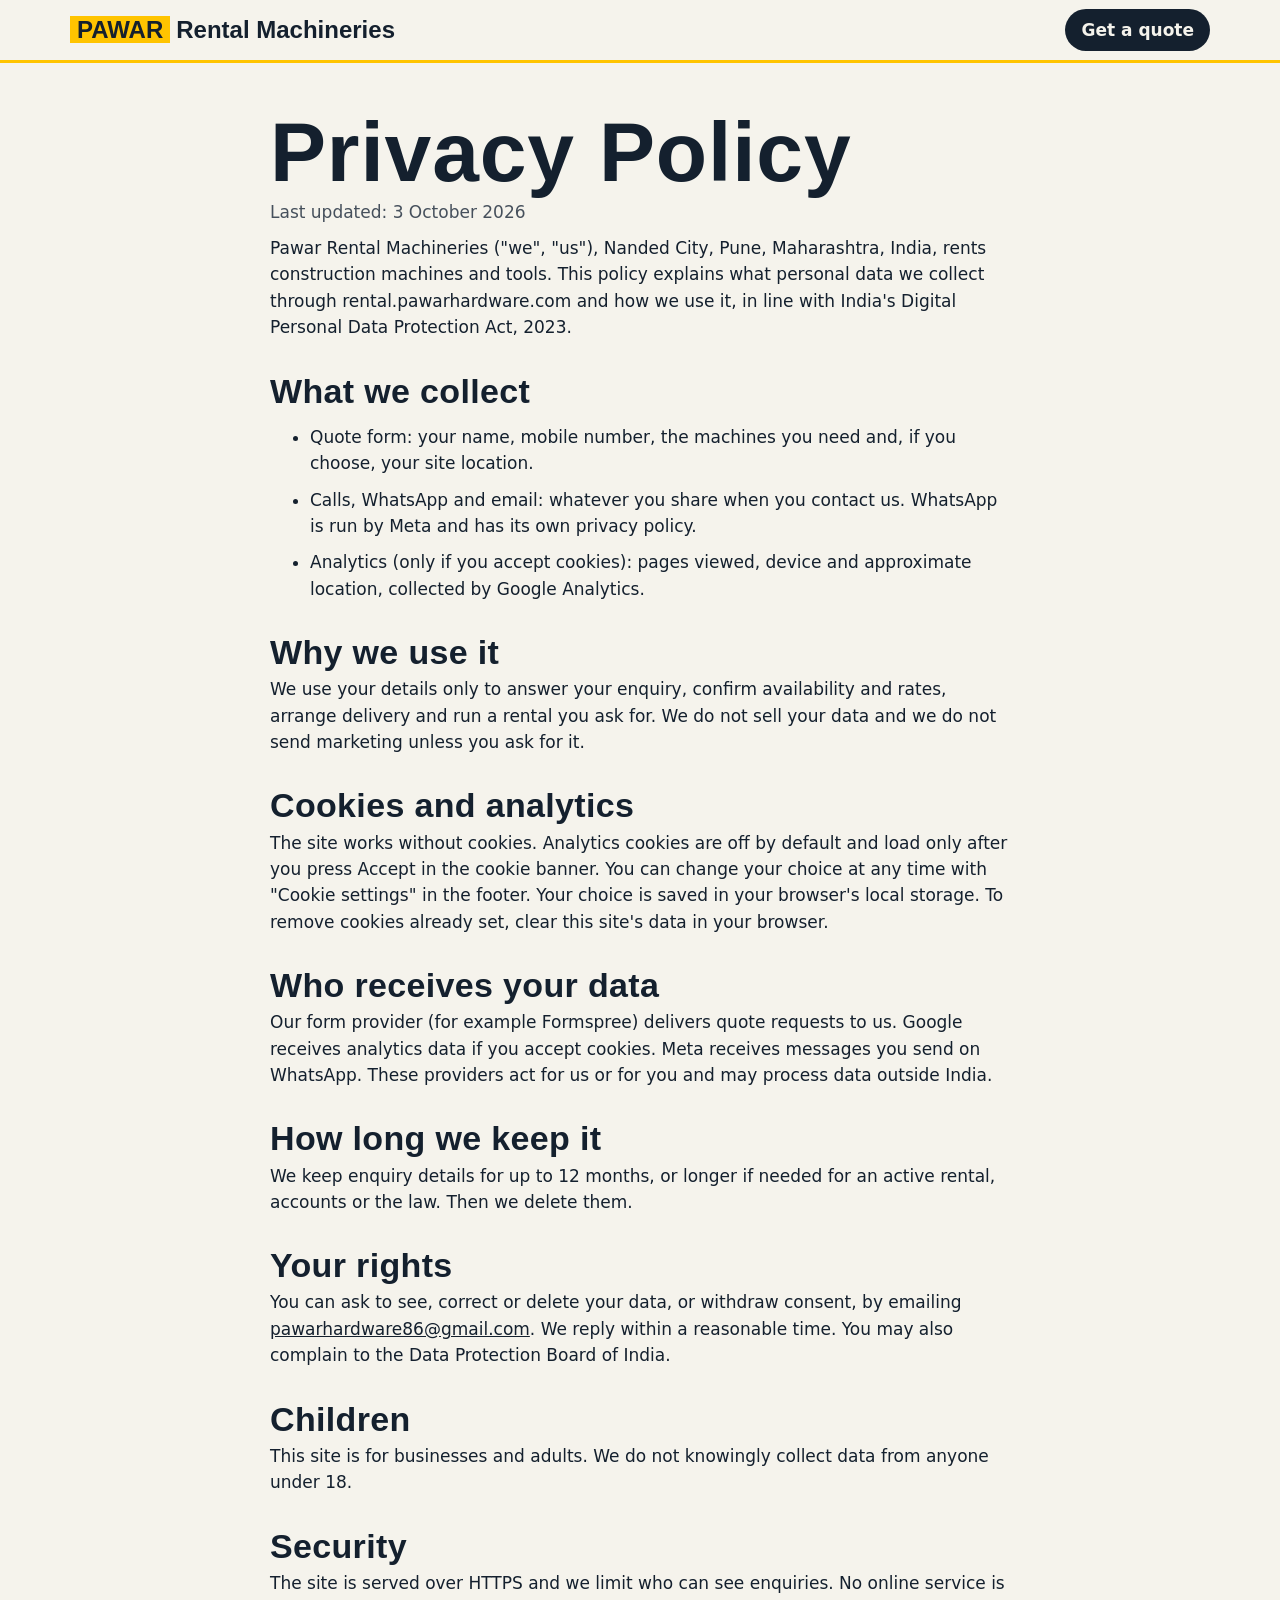
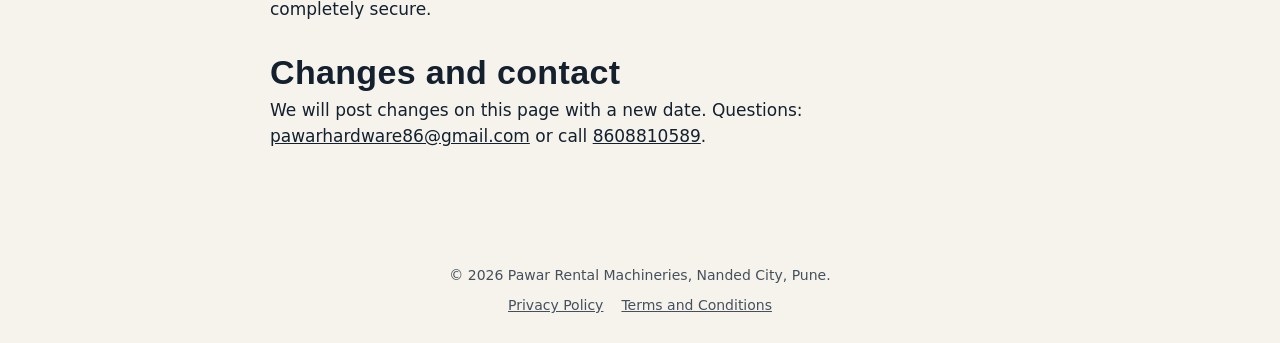
<file: privacy.html>
<!DOCTYPE html><html lang="en"><head><meta charset="utf-8"><meta name="viewport" content="width=device-width, initial-scale=1">
<meta http-equiv="Content-Security-Policy" content="default-src 'self'; script-src 'self' https://www.googletagmanager.com; style-src 'self' https://fonts.googleapis.com; font-src https://fonts.gstatic.com; img-src 'self' data: https://*.google-analytics.com https://*.googletagmanager.com; connect-src 'self' https://*.google-analytics.com https://*.analytics.google.com https://*.googletagmanager.com https://formspree.io https://api.web3forms.com; form-action 'self' https://formspree.io; base-uri 'self'; object-src 'none'; upgrade-insecure-requests"><title>Privacy Policy | Pawar Rental Machineries</title><meta name="description" content="How Pawar Rental Machineries collects, uses and protects your personal data."><meta name="robots" content="index,follow">
<link rel="canonical" href="https://rental.pawarhardware.com/privacy.html"><link rel="icon" href="favicon.svg" type="image/svg+xml"><link rel="icon" href="favicon.ico" sizes="48x48"><link rel="apple-touch-icon" href="apple-touch-icon.png"><link rel="manifest" href="site.webmanifest"><meta name="theme-color" content="#FFC400"><link rel="preconnect" href="https://fonts.googleapis.com"><link rel="preconnect" href="https://fonts.gstatic.com" crossorigin><link href="https://fonts.googleapis.com/css2?family=Big+Shoulders+Display:wght@800;900&family=Figtree:wght@400;600;700&display=swap" rel="stylesheet"><link rel="stylesheet" href="style.css"></head><body>
<a class="skip" href="#main">Skip to content</a><nav><div class="wrap"><a class="logo" href="./"><b>PAWAR</b>Rental Machineries</a><a class="c" href="index.html#quote">Get a quote</a></div></nav>
<main id="main" class="legal"><h1>Privacy Policy</h1><p class="upd">Last updated: 3 October 2026</p>
<p>Pawar Rental Machineries ("we", "us"), Nanded City, Pune, Maharashtra, India, rents construction machines and tools. This policy explains what personal data we collect through rental.pawarhardware.com and how we use it, in line with India's Digital Personal Data Protection Act, 2023.</p>
<h2>What we collect</h2><ul><li>Quote form: your name, mobile number, the machines you need and, if you choose, your site location.</li><li>Calls, WhatsApp and email: whatever you share when you contact us. WhatsApp is run by Meta and has its own privacy policy.</li><li>Analytics (only if you accept cookies): pages viewed, device and approximate location, collected by Google Analytics.</li></ul>
<h2>Why we use it</h2><p>We use your details only to answer your enquiry, confirm availability and rates, arrange delivery and run a rental you ask for. We do not sell your data and we do not send marketing unless you ask for it.</p>
<h2 id="cookies">Cookies and analytics</h2><p>The site works without cookies. Analytics cookies are off by default and load only after you press Accept in the cookie banner. You can change your choice at any time with "Cookie settings" in the footer. Your choice is saved in your browser's local storage. To remove cookies already set, clear this site's data in your browser.</p>
<h2>Who receives your data</h2><p>Our form provider (for example Formspree) delivers quote requests to us. Google receives analytics data if you accept cookies. Meta receives messages you send on WhatsApp. These providers act for us or for you and may process data outside India.</p>
<h2>How long we keep it</h2><p>We keep enquiry details for up to 12 months, or longer if needed for an active rental, accounts or the law. Then we delete them.</p>
<h2>Your rights</h2><p>You can ask to see, correct or delete your data, or withdraw consent, by emailing <a href="mailto:pawarhardware86@gmail.com">pawarhardware86@gmail.com</a>. We reply within a reasonable time. You may also complain to the Data Protection Board of India.</p>
<h2>Children</h2><p>This site is for businesses and adults. We do not knowingly collect data from anyone under 18.</p>
<h2>Security</h2><p>The site is served over HTTPS and we limit who can see enquiries. No online service is completely secure.</p>
<h2>Changes and contact</h2><p>We will post changes on this page with a new date. Questions: <a href="mailto:pawarhardware86@gmail.com">pawarhardware86@gmail.com</a> or call <a href="tel:+918608810589">8608810589</a>.</p></main>
<footer><div class="wrap"><p>© 2026 Pawar Rental Machineries, Nanded City, Pune.</p><p class="fl2"><a href="privacy.html">Privacy Policy</a><a href="terms.html">Terms and Conditions</a></p></div></footer></body></html>
</file>
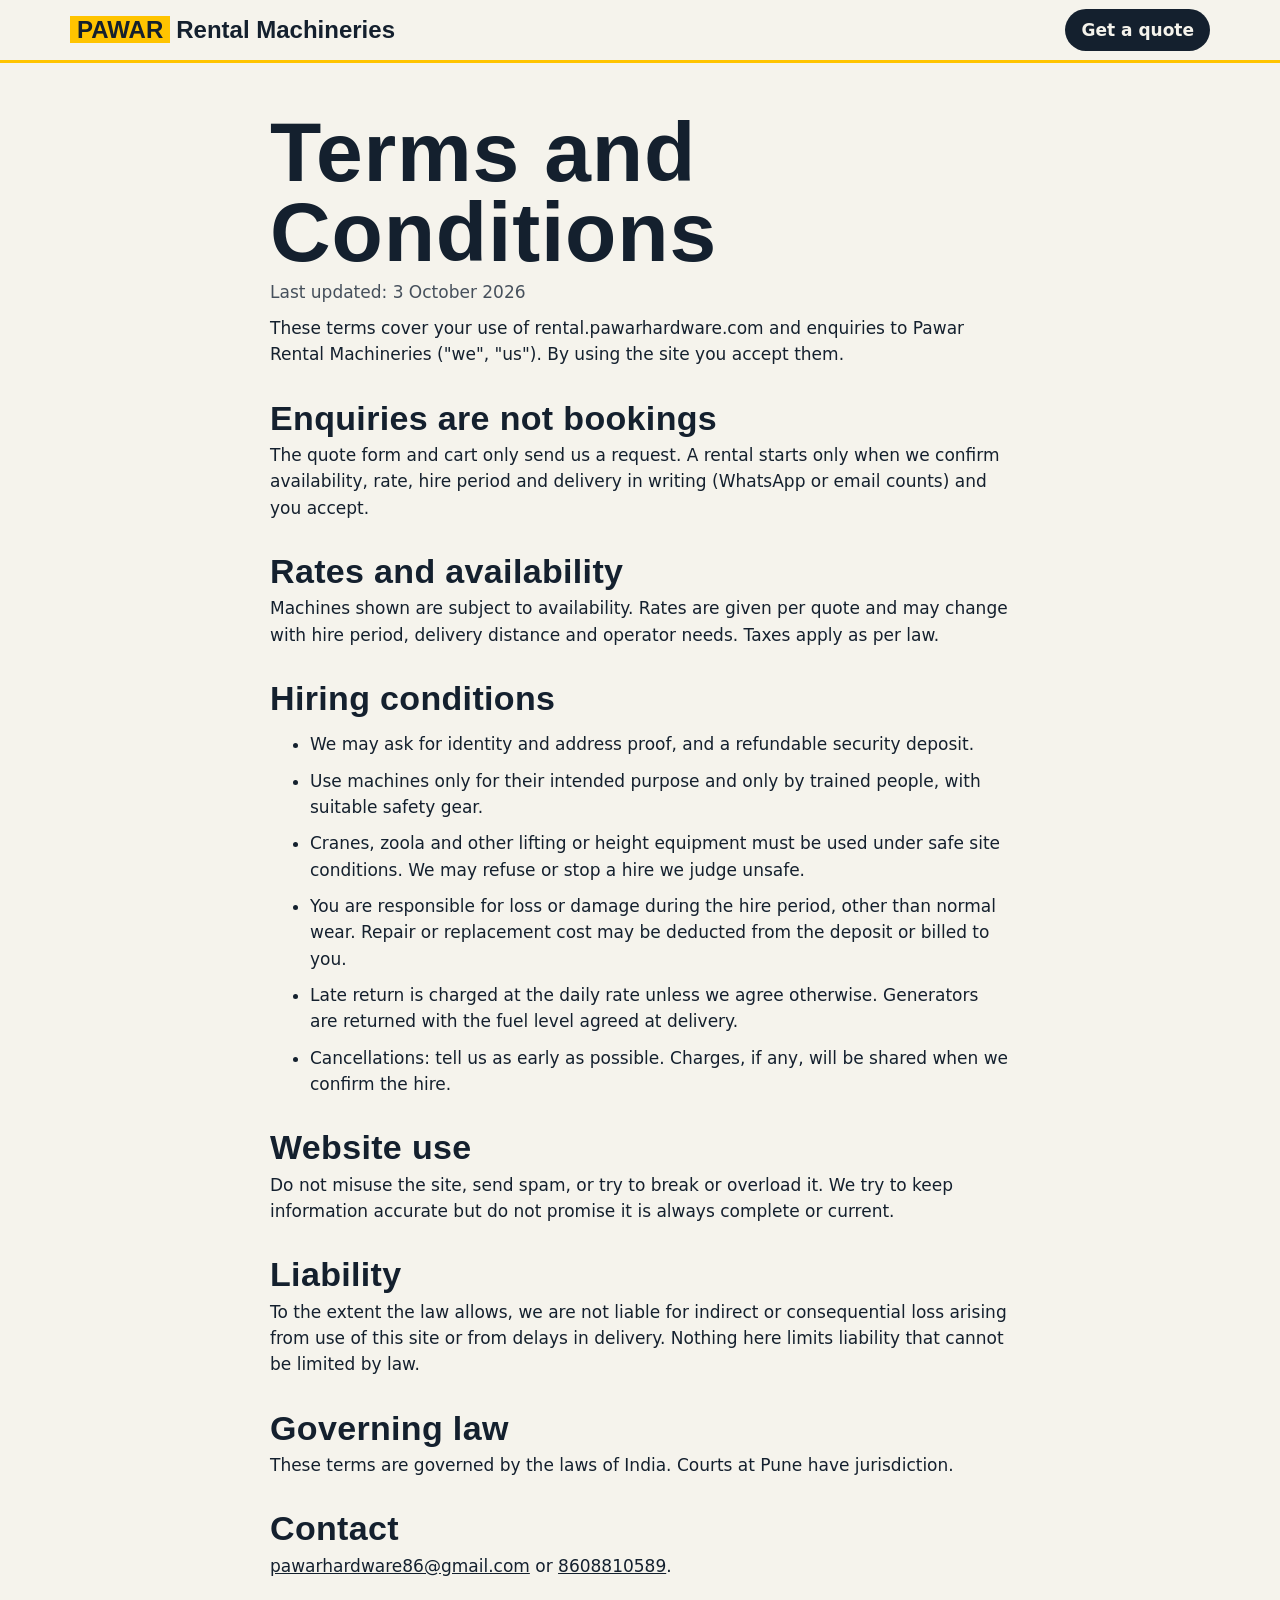
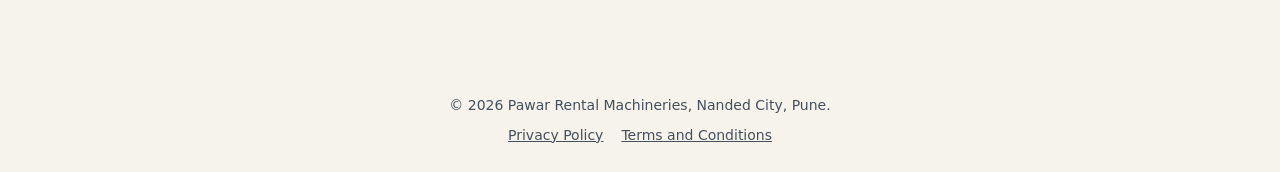
<file: terms.html>
<!DOCTYPE html><html lang="en"><head><meta charset="utf-8"><meta name="viewport" content="width=device-width, initial-scale=1">
<meta http-equiv="Content-Security-Policy" content="default-src 'self'; script-src 'self' https://www.googletagmanager.com; style-src 'self' https://fonts.googleapis.com; font-src https://fonts.gstatic.com; img-src 'self' data: https://*.google-analytics.com https://*.googletagmanager.com; connect-src 'self' https://*.google-analytics.com https://*.analytics.google.com https://*.googletagmanager.com https://formspree.io https://api.web3forms.com; form-action 'self' https://formspree.io; base-uri 'self'; object-src 'none'; upgrade-insecure-requests"><title>Terms and Conditions | Pawar Rental Machineries</title><meta name="description" content="Terms for using the site and renting machines from Pawar Rental Machineries in Pune."><meta name="robots" content="index,follow">
<link rel="canonical" href="https://rental.pawarhardware.com/terms.html"><link rel="icon" href="favicon.svg" type="image/svg+xml"><link rel="icon" href="favicon.ico" sizes="48x48"><link rel="apple-touch-icon" href="apple-touch-icon.png"><link rel="manifest" href="site.webmanifest"><meta name="theme-color" content="#FFC400"><link rel="preconnect" href="https://fonts.googleapis.com"><link rel="preconnect" href="https://fonts.gstatic.com" crossorigin><link href="https://fonts.googleapis.com/css2?family=Big+Shoulders+Display:wght@800;900&family=Figtree:wght@400;600;700&display=swap" rel="stylesheet"><link rel="stylesheet" href="style.css"></head><body>
<a class="skip" href="#main">Skip to content</a><nav><div class="wrap"><a class="logo" href="./"><b>PAWAR</b>Rental Machineries</a><a class="c" href="index.html#quote">Get a quote</a></div></nav>
<main id="main" class="legal"><h1>Terms and Conditions</h1><p class="upd">Last updated: 3 October 2026</p>
<p>These terms cover your use of rental.pawarhardware.com and enquiries to Pawar Rental Machineries ("we", "us"). By using the site you accept them.</p>
<h2>Enquiries are not bookings</h2><p>The quote form and cart only send us a request. A rental starts only when we confirm availability, rate, hire period and delivery in writing (WhatsApp or email counts) and you accept.</p>
<h2>Rates and availability</h2><p>Machines shown are subject to availability. Rates are given per quote and may change with hire period, delivery distance and operator needs. Taxes apply as per law.</p>
<h2>Hiring conditions</h2><ul><li>We may ask for identity and address proof, and a refundable security deposit.</li><li>Use machines only for their intended purpose and only by trained people, with suitable safety gear.</li><li>Cranes, zoola and other lifting or height equipment must be used under safe site conditions. We may refuse or stop a hire we judge unsafe.</li><li>You are responsible for loss or damage during the hire period, other than normal wear. Repair or replacement cost may be deducted from the deposit or billed to you.</li><li>Late return is charged at the daily rate unless we agree otherwise. Generators are returned with the fuel level agreed at delivery.</li><li>Cancellations: tell us as early as possible. Charges, if any, will be shared when we confirm the hire.</li></ul>
<h2>Website use</h2><p>Do not misuse the site, send spam, or try to break or overload it. We try to keep information accurate but do not promise it is always complete or current.</p>
<h2>Liability</h2><p>To the extent the law allows, we are not liable for indirect or consequential loss arising from use of this site or from delays in delivery. Nothing here limits liability that cannot be limited by law.</p>
<h2>Governing law</h2><p>These terms are governed by the laws of India. Courts at Pune have jurisdiction.</p>
<h2>Contact</h2><p><a href="mailto:pawarhardware86@gmail.com">pawarhardware86@gmail.com</a> or <a href="tel:+918608810589">8608810589</a>.</p></main>
<footer><div class="wrap"><p>© 2026 Pawar Rental Machineries, Nanded City, Pune.</p><p class="fl2"><a href="privacy.html">Privacy Policy</a><a href="terms.html">Terms and Conditions</a></p></div></footer></body></html>
</file>
<file: style.css>
:root{--bg:#F5F3EC;--ink:#14202E;--steel:#1F3A5F;--yel:#FFC400;--con:#D8D4CA;--card:#fff;--mut:#46505C;box-sizing:border-box;padding-top:env(safe-area-inset-top,0px);padding-bottom:env(safe-area-inset-bottom,0px)}
@media(prefers-color-scheme:dark){:root:not([data-theme="light"]){--bg:#0F1822;--ink:#F2EFE6;--steel:#7FA6D8;--con:#243344;--card:#17232F;--mut:#9fb0c2}}
:root[data-theme="dark"]{--bg:#0F1822;--ink:#F2EFE6;--steel:#7FA6D8;--con:#243344;--card:#17232F;--mut:#9fb0c2}
*,*::before,*::after{box-sizing:inherit}html{scroll-behavior:smooth;scroll-padding-top:env(safe-area-inset-top,0px)}
body{margin:0;background:var(--bg);color:var(--ink);font:400 17px/1.55 Figtree,system-ui,sans-serif}
h1,h2,h3{font-family:"Big Shoulders Display",Impact,sans-serif;font-weight:900;line-height:.95;margin:0;letter-spacing:.01em}
a{color:inherit}.wrap{max-width:1180px;margin:auto;padding:0 20px}
nav{position:sticky;top:0;z-index:20;background:var(--bg);border-bottom:3px solid var(--yel);padding-top:env(safe-area-inset-top,0px)}
nav .wrap{display:flex;align-items:center;justify-content:space-between;height:60px}
.logo{font:900 24px "Big Shoulders Display",Impact,sans-serif;text-decoration:none}.logo b{background:var(--yel);color:#14202E;padding:0 7px;margin-right:6px}
nav a.c{font-weight:700;text-decoration:none;background:var(--ink);color:var(--bg);padding:8px 16px;border-radius:99px}
.hero{background:linear-gradient(var(--con),var(--bg));overflow:hidden;position:relative;border-bottom:8px solid var(--ink)}
.hero .wrap{display:grid;grid-template-columns:1.05fr 1fr;align-items:end;gap:10px;min-height:560px}
.hero h1{font-size:clamp(56px,9vw,128px);padding:60px 0 20px}
.hero h1 span{display:block;color:var(--steel)}
.hero p{max-width:30em;color:var(--mut);font-size:19px}
.btns{display:flex;gap:12px;flex-wrap:wrap;margin:22px 0 60px}
.b{font:700 17px Figtree,sans-serif;border:2px solid var(--ink);background:var(--yel);color:#14202E;padding:13px 22px;border-radius:6px;text-decoration:none;cursor:pointer;box-shadow:4px 4px 0 var(--ink);transition:transform .15s,box-shadow .15s}
.b:hover{transform:translate(2px,2px);box-shadow:2px 2px 0 var(--ink)}.b.o{background:var(--card);color:var(--ink)}
.crane{width:100%;height:auto;align-self:end}
.jib{transform-origin:200px 92px;animation:sw 9s ease-in-out infinite}
.load{animation:bob 4.5s ease-in-out infinite}
@keyframes sw{50%{transform:rotate(-3.5deg)}}@keyframes bob{50%{transform:translateY(16px)}}
.tape{background:repeating-linear-gradient(-45deg,var(--yel) 0 22px,#14202E 22px 44px);height:16px}
.ticker{background:var(--ink);color:var(--bg);overflow:hidden;white-space:nowrap;padding:12px 0;font:800 22px "Big Shoulders Display",Impact,sans-serif}
.ticker div{display:inline-block;animation:tk 28s linear infinite}.ticker i{color:var(--yel);font-style:normal;margin:0 18px}
@keyframes tk{to{transform:translateX(-50%)}}
section{padding:80px 0}h2{font-size:clamp(40px,6vw,76px)}.sub{color:var(--mut);max-width:34em;margin:12px 0 28px}
.filters{display:flex;gap:8px;flex-wrap:wrap;margin-bottom:26px}
.f{font:600 15px Figtree,sans-serif;border:2px solid var(--ink);background:transparent;color:var(--ink);padding:7px 16px;border-radius:99px;cursor:pointer}
.f[aria-pressed=true]{background:var(--ink);color:var(--bg)}
.grid{display:grid;grid-template-columns:repeat(auto-fill,minmax(250px,1fr));gap:22px}
.card{background:var(--card);border:2px solid var(--ink);border-radius:4px 4px 28px 4px;padding:22px;position:relative;display:flex;flex-direction:column;gap:10px;transition:transform .25s,box-shadow .25s;transform-style:preserve-3d}
.card:hover{box-shadow:8px 8px 0 var(--yel),8px 8px 0 2px var(--ink)}
.card::before{content:"";position:absolute;top:12px;right:14px;width:14px;height:14px;border-radius:50%;border:3px solid var(--ink);background:var(--bg)}
.ic{font-size:56px;line-height:1;background:var(--con);border-radius:50%;width:92px;height:92px;display:grid;place-items:center}
.card h3{font-size:30px}.card p{margin:0;color:var(--mut);font-size:15px;flex:1}
.rate{font-weight:700;font-size:14px;color:var(--steel)}
.card .b{padding:9px 14px;font-size:15px;box-shadow:3px 3px 0 var(--ink)}.card .b.on{background:var(--ink);color:var(--yel)}
.steps{background:var(--ink);color:var(--bg)}.steps .sub{color:#aeb8c4}
.sg{display:grid;grid-template-columns:repeat(auto-fit,minmax(220px,1fr));gap:30px;margin-top:34px}
.sg div{border-top:6px solid var(--yel);padding-top:14px}.sg h3{font-size:34px;color:var(--yel)}.sg p{margin:6px 0 0;color:#cfd6de}
.stats{display:grid;grid-template-columns:repeat(auto-fit,minmax(200px,1fr));gap:20px;margin-top:28px}
.stats div{border:2px solid var(--ink);padding:20px;background:var(--card)}.stats b{font:900 64px "Big Shoulders Display",Impact,sans-serif;color:var(--steel);display:block;line-height:1}
.contact{background:var(--yel);color:#14202E;border-top:8px solid #14202E}.contact .sub{color:#14202E}
.contact .b{background:#14202E;color:#FFC400;box-shadow:4px 4px 0 #fff}
footer{padding:26px 0;text-align:center;font-size:14px;color:var(--mut)}
.fab{position:fixed;right:16px;z-index:30;width:58px;height:58px;border-radius:50%;display:grid;place-items:center;color:#fff;text-decoration:none;box-shadow:0 6px 18px rgba(0,0,0,.35)}
.fab svg{width:30px;height:30px;fill:#fff}.wa{background:#25D366;bottom:calc(88px + env(safe-area-inset-bottom,0px))}.cl{background:#1F3A5F;bottom:calc(16px + env(safe-area-inset-bottom,0px))}
.wa::after{content:"";position:absolute;inset:0;border-radius:50%;border:3px solid #25D366;animation:pl 2.2s infinite}@keyframes pl{to{transform:scale(1.7);opacity:0}}
.cart{position:fixed;left:50%;bottom:calc(16px + env(safe-area-inset-bottom,0px));transform:translate(-50%,160%);z-index:30;background:var(--ink);color:var(--bg);border:2px solid var(--yel);border-radius:99px;padding:10px 12px 10px 22px;display:flex;gap:14px;align-items:center;transition:transform .35s cubic-bezier(.2,1.3,.4,1);max-width:calc(100% - 100px)}
.cart.show{transform:translate(-50%,0)}.cart .b{padding:8px 16px;font-size:15px;box-shadow:none;border-color:var(--yel)}
@media(max-width:820px){.hero .wrap{grid-template-columns:1fr;min-height:0}.crane{max-width:480px;margin:0 auto}.hero h1{padding-top:36px}.btns{margin-bottom:20px}section{padding:56px 0}}
@media(prefers-reduced-motion:reduce){*{animation:none!important;transition:none!important}}
:focus-visible{outline:3px solid var(--steel);outline-offset:3px}

.skip{position:absolute;left:-999px;top:8px;background:var(--yel);color:#14202E;padding:10px 16px;z-index:100;font-weight:700}.skip:focus{left:8px}
.wa{background:#0B7A5E}.wa::after{border-color:#0B7A5E}
.contact form{display:grid;grid-template-columns:1fr 1fr;gap:16px 20px;max-width:760px;margin-top:8px}
.contact .wide{grid-column:1/-1}.fg{display:flex;flex-direction:column;gap:6px}
.fg label{font-weight:700}.fg input,.fg textarea{font:inherit;color:#14202E;background:#fff;border:2px solid #14202E;border-radius:6px;padding:11px 12px;width:100%}
.fg [aria-invalid=true]{border-color:#8A1C1C;border-width:3px}.err{color:#8A1C1C;font-weight:700;font-size:15px;min-height:1px}
.hp{position:absolute;left:-9999px;width:1px;height:1px;overflow:hidden}
.contact .b{background:#14202E;color:#FFC400;box-shadow:4px 4px 0 #fff}.contact .b:disabled{opacity:.6;cursor:wait}
#fs{font-weight:700;margin:12px 0 0;min-height:1.5em}.note{font-size:15px;margin:8px 0 0}.contact a{font-weight:700}
footer .wrap{display:flex;flex-direction:column;gap:8px;align-items:center}footer p{margin:0}
.fl2{display:flex;gap:18px;flex-wrap:wrap;justify-content:center}.lk{background:none;border:0;font:inherit;color:inherit;text-decoration:underline;cursor:pointer;padding:0}
.ck{position:fixed;left:0;right:0;bottom:0;z-index:50;background:var(--ink);color:var(--bg);padding:16px 20px calc(16px + env(safe-area-inset-bottom,0px));display:flex;gap:16px;align-items:center;justify-content:space-between;flex-wrap:wrap;border-top:3px solid var(--yel)}
.ck[hidden]{display:none}.ck p{margin:0;max-width:46em;font-size:15px}.ck a{color:var(--yel)}.ck div{display:flex;gap:10px}.ck .b{padding:9px 18px;font-size:15px;box-shadow:none}
.legal{padding:50px 20px 80px;max-width:780px;margin:auto}.legal h1{font-size:clamp(44px,7vw,84px);margin-bottom:6px}.legal h2{font-size:34px;margin:34px 0 8px}.legal p,.legal li{margin:0 0 10px}.legal .upd{color:var(--mut)}
.nf{text-align:center;padding:90px 20px}.nf h1{font-size:clamp(110px,24vw,260px);color:var(--steel)}.nf p{max-width:28em;margin:10px auto 26px;color:var(--mut)}
@media(max-width:620px){.contact form{grid-template-columns:1fr}}
</file>
